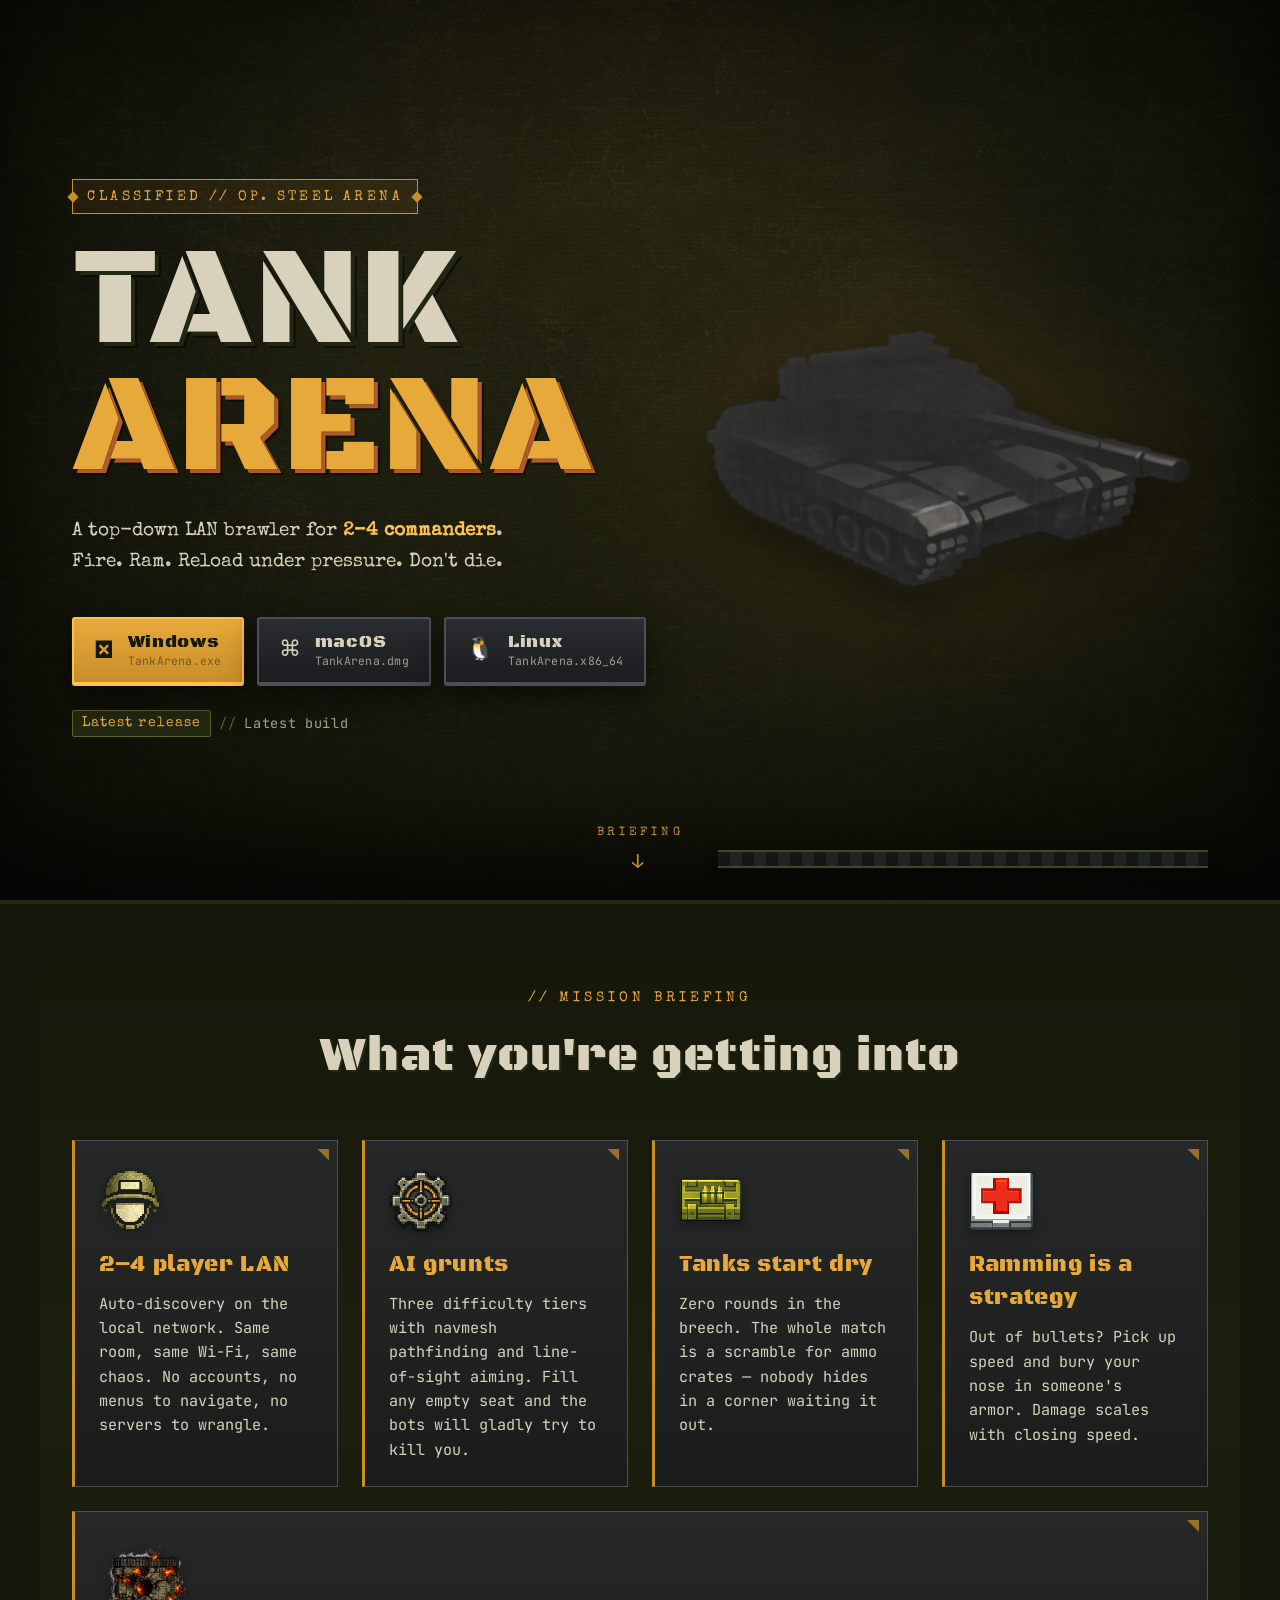
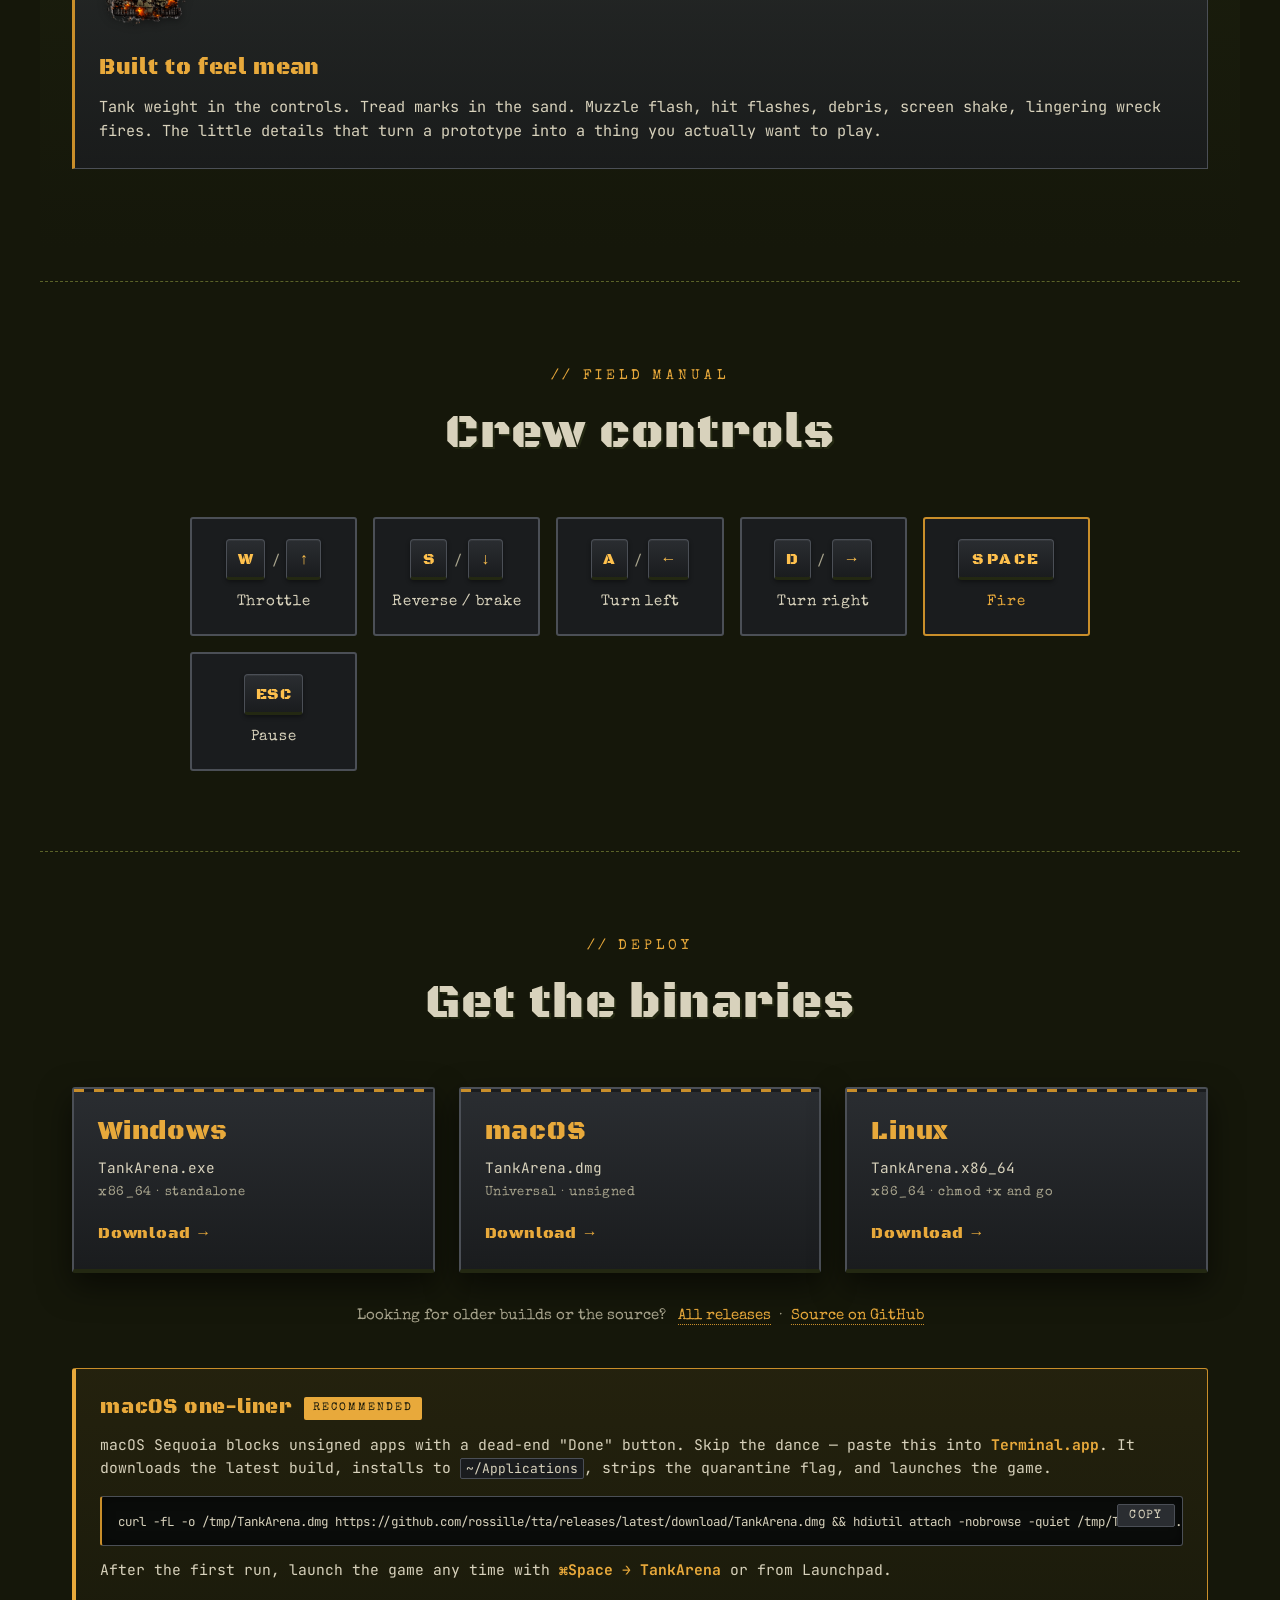
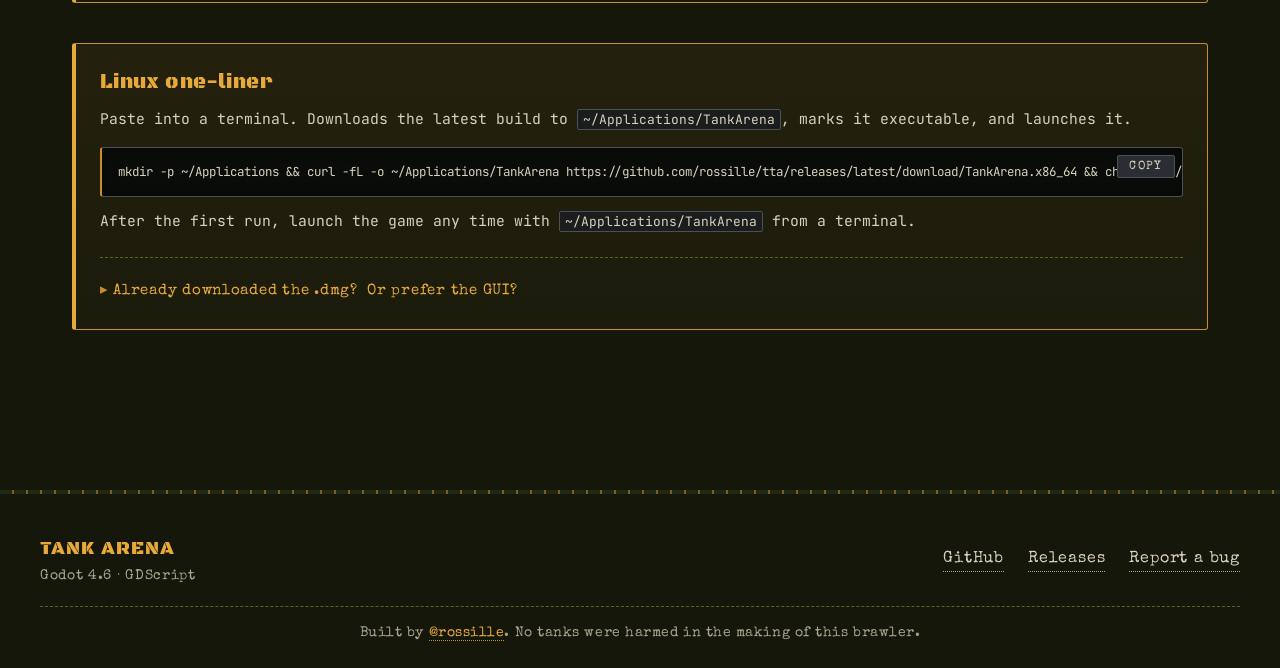
<file: docs/index.html>
<!DOCTYPE html>
<html lang="en">
<head>
  <meta charset="UTF-8" />
  <meta name="viewport" content="width=device-width, initial-scale=1.0" />
  <title>TANK ARENA — LAN tank brawler for 2–4 commanders</title>
  <meta name="description" content="A no-nonsense top-down tank brawler. Spin up a LAN game, throw in some AI grunts, ram, shoot, and don't get caught reloading." />
  <meta property="og:title" content="TANK ARENA" />
  <meta property="og:description" content="LAN tank brawler for 2–4 commanders. Fire. Ram. Survive." />
  <meta property="og:image" content="assets/title_tank_silhouette.png" />
  <link rel="preconnect" href="https://fonts.googleapis.com" />
  <link rel="preconnect" href="https://fonts.gstatic.com" crossorigin />
  <link href="https://fonts.googleapis.com/css2?family=Black+Ops+One&family=Special+Elite&family=JetBrains+Mono:wght@400;700&display=swap" rel="stylesheet" />
  <link rel="stylesheet" href="style.css" />
  <link rel="icon" type="image/png" href="assets/title_tank_silhouette.png" />
</head>
<body>

  <!-- ===== HERO ===== -->
  <header class="hero">
    <div class="scanlines" aria-hidden="true"></div>
    <div class="vignette" aria-hidden="true"></div>

    <div class="hero__inner">
      <div class="hero__text">
        <div class="stencil-tag">CLASSIFIED // OP. STEEL ARENA</div>
        <h1 class="title">
          <span class="title__line">TANK</span>
          <span class="title__line title__line--accent">ARENA</span>
        </h1>
        <p class="tagline">
          A top-down LAN brawler for <strong>2&ndash;4 commanders</strong>.<br />
          Fire. Ram. Reload under pressure. Don't die.
        </p>

        <div class="downloads" id="downloads">
          <a class="dl-btn dl-btn--primary" href="https://github.com/rossille/tta/releases/latest/download/TankArena.exe" data-platform="windows">
            <span class="dl-btn__icon" aria-hidden="true">&#xE7EF;</span>
            <span class="dl-btn__label">
              <span class="dl-btn__platform">Windows</span>
              <span class="dl-btn__file" data-size="windows">TankArena.exe</span>
            </span>
          </a>
          <a class="dl-btn" href="https://github.com/rossille/tta/releases/latest/download/TankArena.dmg" data-platform="macos">
            <span class="dl-btn__icon" aria-hidden="true">&#x2318;</span>
            <span class="dl-btn__label">
              <span class="dl-btn__platform">macOS</span>
              <span class="dl-btn__file" data-size="macos">TankArena.dmg</span>
            </span>
          </a>
          <a class="dl-btn" href="https://github.com/rossille/tta/releases/latest/download/TankArena.x86_64" data-platform="linux">
            <span class="dl-btn__icon" aria-hidden="true">&#x1F427;</span>
            <span class="dl-btn__label">
              <span class="dl-btn__platform">Linux</span>
              <span class="dl-btn__file" data-size="linux">TankArena.x86_64</span>
            </span>
          </a>
        </div>

        <div class="release-meta" id="release-meta">
          <span class="release-meta__chip" id="release-tag">Latest release</span>
          <span class="release-meta__sep">//</span>
          <span class="release-meta__date" id="release-date">Loading deployment data&hellip;</span>
        </div>
      </div>

      <div class="hero__art" aria-hidden="true">
        <img src="assets/title_tank_silhouette.png" alt="" class="hero__tank" />
        <div class="hero__tracks"></div>
      </div>
    </div>

    <a class="scroll-cue" href="#briefing" aria-label="Scroll to briefing">
      <span>BRIEFING</span>
      <span class="scroll-cue__arrow">&darr;</span>
    </a>
  </header>

  <!-- ===== BRIEFING / FEATURES ===== -->
  <section class="briefing" id="briefing">
    <div class="section__header">
      <span class="section__tag">// MISSION BRIEFING</span>
      <h2 class="section__title">What you're getting into</h2>
    </div>

    <div class="features">
      <article class="feature">
        <div class="feature__icon">
          <img src="assets/icon_player.png" alt="" />
        </div>
        <h3>2&ndash;4 player LAN</h3>
        <p>Auto-discovery on the local network. Same room, same Wi-Fi, same chaos. No accounts, no menus to navigate, no servers to wrangle.</p>
      </article>

      <article class="feature">
        <div class="feature__icon">
          <img src="assets/icon_ai.png" alt="" />
        </div>
        <h3>AI grunts</h3>
        <p>Three difficulty tiers with navmesh pathfinding and line-of-sight aiming. Fill any empty seat and the bots will gladly try to kill you.</p>
      </article>

      <article class="feature">
        <div class="feature__icon">
          <img src="assets/ammo_pickup.png" alt="" />
        </div>
        <h3>Tanks start dry</h3>
        <p>Zero rounds in the breech. The whole match is a scramble for ammo crates &mdash; nobody hides in a corner waiting it out.</p>
      </article>

      <article class="feature">
        <div class="feature__icon">
          <img src="assets/health_pickup.png" alt="" />
        </div>
        <h3>Ramming is a strategy</h3>
        <p>Out of bullets? Pick up speed and bury your nose in someone's armor. Damage scales with closing speed.</p>
      </article>

      <article class="feature feature--wide">
        <div class="feature__icon feature__icon--wreck">
          <img src="assets/tank_destroyed.png" alt="" />
        </div>
        <h3>Built to feel mean</h3>
        <p>Tank weight in the controls. Tread marks in the sand. Muzzle flash, hit flashes, debris, screen shake, lingering wreck fires. The little details that turn a prototype into a thing you actually want to play.</p>
      </article>
    </div>
  </section>

  <!-- ===== CONTROLS ===== -->
  <section class="controls">
    <div class="section__header">
      <span class="section__tag">// FIELD MANUAL</span>
      <h2 class="section__title">Crew controls</h2>
    </div>

    <div class="controls__grid">
      <div class="control-card">
        <div class="control-card__keys">
          <kbd>W</kbd>
          <span class="control-card__or">/</span>
          <kbd>&uarr;</kbd>
        </div>
        <div class="control-card__label">Throttle</div>
      </div>
      <div class="control-card">
        <div class="control-card__keys">
          <kbd>S</kbd>
          <span class="control-card__or">/</span>
          <kbd>&darr;</kbd>
        </div>
        <div class="control-card__label">Reverse / brake</div>
      </div>
      <div class="control-card">
        <div class="control-card__keys">
          <kbd>A</kbd>
          <span class="control-card__or">/</span>
          <kbd>&larr;</kbd>
        </div>
        <div class="control-card__label">Turn left</div>
      </div>
      <div class="control-card">
        <div class="control-card__keys">
          <kbd>D</kbd>
          <span class="control-card__or">/</span>
          <kbd>&rarr;</kbd>
        </div>
        <div class="control-card__label">Turn right</div>
      </div>
      <div class="control-card control-card--fire">
        <div class="control-card__keys">
          <kbd class="kbd--wide">SPACE</kbd>
        </div>
        <div class="control-card__label">Fire</div>
      </div>
      <div class="control-card">
        <div class="control-card__keys">
          <kbd>ESC</kbd>
        </div>
        <div class="control-card__label">Pause</div>
      </div>
    </div>
  </section>

  <!-- ===== DEPLOY ===== -->
  <section class="deploy">
    <div class="section__header">
      <span class="section__tag">// DEPLOY</span>
      <h2 class="section__title">Get the binaries</h2>
    </div>

    <div class="deploy__grid">
      <a class="deploy-card" href="https://github.com/rossille/tta/releases/latest/download/TankArena.exe" data-platform="windows">
        <div class="deploy-card__platform">Windows</div>
        <div class="deploy-card__filename">TankArena.exe</div>
        <div class="deploy-card__arch">x86_64 &middot; standalone</div>
        <div class="deploy-card__cta">Download &rarr;</div>
      </a>
      <a class="deploy-card" href="https://github.com/rossille/tta/releases/latest/download/TankArena.dmg" data-platform="macos">
        <div class="deploy-card__platform">macOS</div>
        <div class="deploy-card__filename">TankArena.dmg</div>
        <div class="deploy-card__arch">Universal &middot; unsigned</div>
        <div class="deploy-card__cta">Download &rarr;</div>
      </a>
      <a class="deploy-card" href="https://github.com/rossille/tta/releases/latest/download/TankArena.x86_64" data-platform="linux">
        <div class="deploy-card__platform">Linux</div>
        <div class="deploy-card__filename">TankArena.x86_64</div>
        <div class="deploy-card__arch">x86_64 &middot; chmod +x and go</div>
        <div class="deploy-card__cta">Download &rarr;</div>
      </a>
    </div>

    <p class="deploy__note" id="deploy-note">
      Looking for older builds or the source? &nbsp;
      <a href="https://github.com/rossille/tta/releases">All releases</a>
      &nbsp;&middot;&nbsp;
      <a href="https://github.com/rossille/tta">Source on GitHub</a>
    </p>

    <div class="install-block">
      <div class="install-block__header">
        <span class="install-block__title">macOS one-liner</span>
        <span class="install-block__tag">recommended</span>
      </div>
      <p class="install-block__desc">
        macOS Sequoia blocks unsigned apps with a dead-end "Done" button. Skip the dance &mdash;
        paste this into <strong>Terminal.app</strong>. It downloads the latest build, installs to
        <code>~/Applications</code>, strips the quarantine flag, and launches the game.
      </p>

      <div class="install-cmd">
        <button class="install-cmd__copy" type="button" data-target="install-cmd-curl" aria-label="Copy command">Copy</button>
        <pre><code id="install-cmd-curl">curl -fL -o /tmp/TankArena.dmg https://github.com/rossille/tta/releases/latest/download/TankArena.dmg && hdiutil attach -nobrowse -quiet /tmp/TankArena.dmg && mkdir -p ~/Applications && rm -rf ~/Applications/TankArena.app && cp -R /Volumes/TankArena/TankArena.app ~/Applications/ && hdiutil detach -quiet /Volumes/TankArena && rm /tmp/TankArena.dmg && xattr -dr com.apple.quarantine ~/Applications/TankArena.app && open ~/Applications/TankArena.app</code></pre>
      </div>

      <p class="install-block__after">
        After the first run, launch the game any time with <strong>&#8984;Space &rarr; TankArena</strong>
        or from Launchpad.
      </p>
    </div>

    <div class="install-block">
      <div class="install-block__header">
        <span class="install-block__title">Linux one-liner</span>
      </div>
      <p class="install-block__desc">
        Paste into a terminal. Downloads the latest build to
        <code>~/Applications/TankArena</code>, marks it executable, and launches it.
      </p>

      <div class="install-cmd">
        <button class="install-cmd__copy" type="button" data-target="install-cmd-linux" aria-label="Copy command">Copy</button>
        <pre><code id="install-cmd-linux">mkdir -p ~/Applications && curl -fL -o ~/Applications/TankArena https://github.com/rossille/tta/releases/latest/download/TankArena.x86_64 && chmod +x ~/Applications/TankArena && ~/Applications/TankArena</code></pre>
      </div>

      <p class="install-block__after">
        After the first run, launch the game any time with
        <code>~/Applications/TankArena</code> from a terminal.
      </p>

      <details class="install-block__fallback">
        <summary>Already downloaded the .dmg? &nbsp;Or prefer the GUI?</summary>

        <p class="install-block__sub">If the .dmg is in your Downloads, skip the re-download:</p>
        <div class="install-cmd">
          <button class="install-cmd__copy" type="button" data-target="install-cmd-local" aria-label="Copy command">Copy</button>
          <pre><code id="install-cmd-local">hdiutil attach -nobrowse -quiet ~/Downloads/TankArena.dmg && mkdir -p ~/Applications && rm -rf ~/Applications/TankArena.app && cp -R /Volumes/TankArena/TankArena.app ~/Applications/ && hdiutil detach -quiet /Volumes/TankArena && xattr -dr com.apple.quarantine ~/Applications/TankArena.app && open ~/Applications/TankArena.app</code></pre>
        </div>

        <p class="install-block__sub">GUI fallback (no Terminal):</p>
        <ol class="install-block__steps">
          <li>Download the .dmg above and drag <strong>TankArena.app</strong> into <code>/Applications</code>.</li>
          <li>Double-click it &mdash; you'll see <em>"Apple could not verify TankArena&hellip;"</em>. Click <strong>Done</strong>.</li>
          <li>Open <strong>System Settings &rarr; Privacy &amp; Security</strong>. Scroll to <strong>Security</strong> and click <strong>Open Anyway</strong>.</li>
          <li>Authenticate with Touch ID, then double-click the app again. It will launch.</li>
        </ol>
      </details>
    </div>
  </section>

  <!-- ===== FOOTER ===== -->
  <footer class="footer">
    <div class="footer__inner">
      <div class="footer__brand">
        <span class="footer__logo">TANK&nbsp;ARENA</span>
        <span class="footer__build">Godot 4.6 &middot; GDScript</span>
      </div>
      <div class="footer__links">
        <a href="https://github.com/rossille/tta">GitHub</a>
        <a href="https://github.com/rossille/tta/releases">Releases</a>
        <a href="https://github.com/rossille/tta/issues">Report a bug</a>
      </div>
    </div>
    <div class="footer__bottom">
      Built by <a href="https://github.com/rossille">@rossille</a>. No tanks were harmed in the making of this brawler.
    </div>
  </footer>

  <script src="script.js"></script>
</body>
</html>
</file>
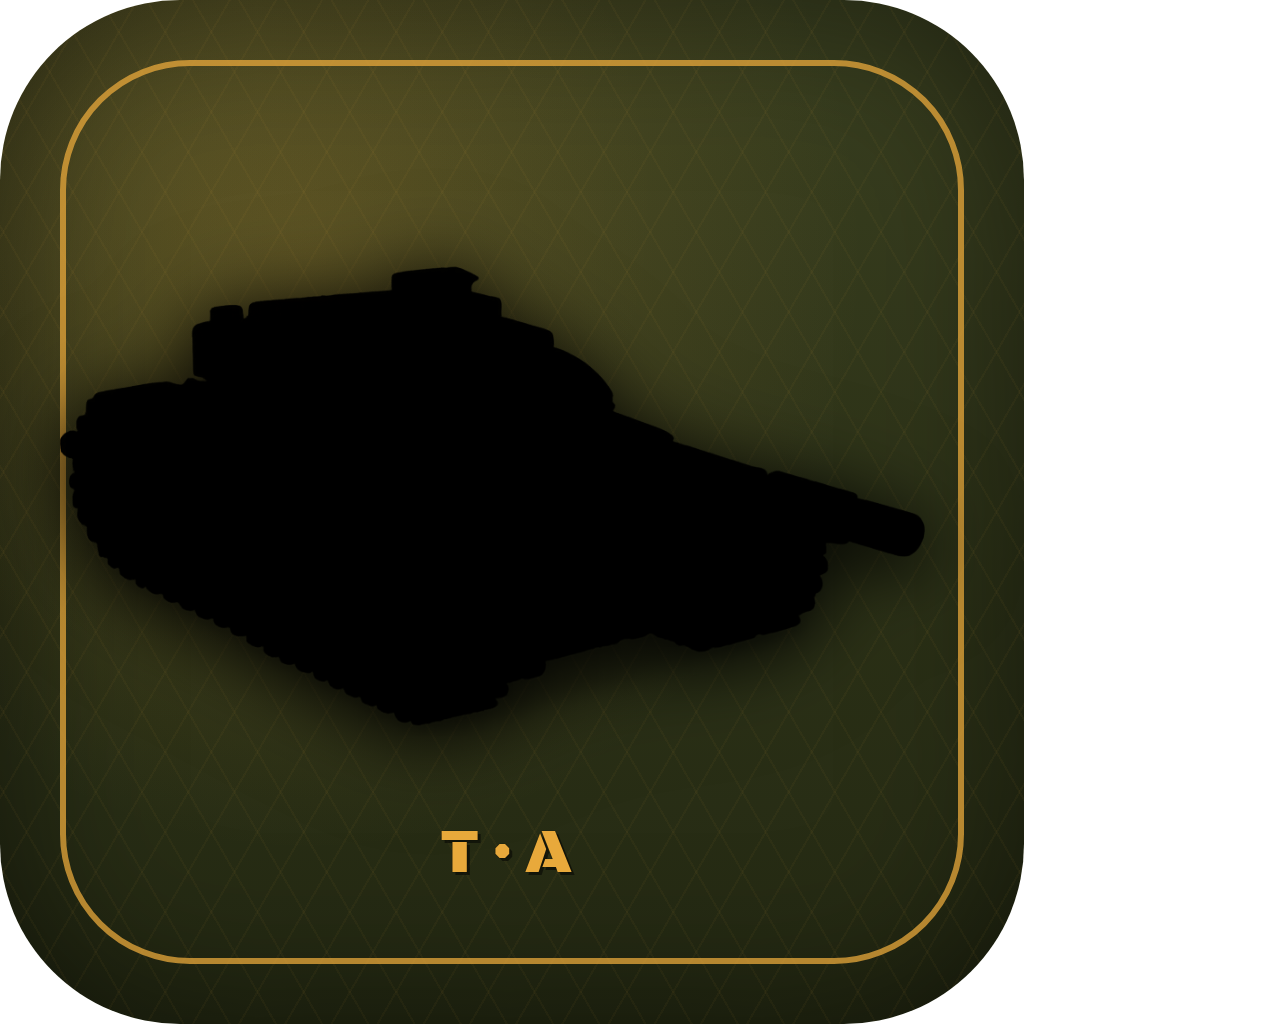
<file: tools/icon/icon.html>
<!DOCTYPE html>
<html>
<head>
<meta charset="UTF-8" />
<style>
  * { margin: 0; padding: 0; box-sizing: border-box; }
  html, body {
    width: 1024px;
    height: 1024px;
    background: transparent;
    overflow: hidden;
  }

  /* ============ ICON ROOT ============ */
  .icon {
    width: 1024px;
    height: 1024px;
    position: relative;
    border-radius: 180px;
    overflow: hidden;
    /* Olive gradient base */
    background:
      radial-gradient(ellipse at 30% 25%, rgba(232, 169, 59, 0.18) 0%, transparent 55%),
      linear-gradient(180deg, #3a4020 0%, #232812 100%);
    box-shadow: inset 0 0 160px rgba(0, 0, 0, 0.55);
  }

  /* Hexagon mesh texture overlay (very subtle, echoes bg_lobby) */
  .icon::before {
    content: "";
    position: absolute;
    inset: 0;
    background-image:
      radial-gradient(circle at 20% 20%, rgba(232, 169, 59, 0.06) 0%, transparent 40%),
      repeating-linear-gradient(
        60deg,
        transparent 0px, transparent 38px,
        rgba(232, 169, 59, 0.04) 38px, rgba(232, 169, 59, 0.04) 40px
      ),
      repeating-linear-gradient(
        120deg,
        transparent 0px, transparent 38px,
        rgba(232, 169, 59, 0.04) 38px, rgba(232, 169, 59, 0.04) 40px
      );
  }

  /* Outer amber stencil ring (inset) */
  .icon::after {
    content: "";
    position: absolute;
    top: 60px; left: 60px; right: 60px; bottom: 60px;
    border: 6px solid #e8a93b;
    border-radius: 130px;
    opacity: 0.75;
    pointer-events: none;
  }

  /* The tank silhouette, scaled and positioned. Centered, slightly raised
     so the bottom of the icon has visual weight from the T·A tag. */
  .tank {
    position: absolute;
    top: 50%;
    left: 50%;
    width: 880px;
    transform: translate(-50%, -50%) translateX(-20px) translateY(-15px);
    z-index: 3;
    filter:
      brightness(0.15)
      contrast(1.15)
      drop-shadow(0 16px 28px rgba(0, 0, 0, 0.6))
      drop-shadow(0 0 40px rgba(0, 0, 0, 0.5));
  }

  /* Bottom stencil tag — pulled inside the frame */
  .tag {
    position: absolute;
    left: 50%;
    bottom: 130px;
    transform: translateX(-50%);
    z-index: 4;
    font-family: "Black Ops One", Impact, sans-serif;
    font-size: 64px;
    letter-spacing: 0.18em;
    color: #e8a93b;
    text-shadow:
      0 0 1px rgba(0, 0, 0, 0.9),
      3px 3px 0 rgba(0, 0, 0, 0.5);
  }
</style>
<link href="https://fonts.googleapis.com/css2?family=Black+Ops+One&display=swap" rel="stylesheet" />
</head>
<body>
  <div class="icon">
    <img class="tank" src="../../assets/title_tank_silhouette.png" alt="" />
    <div class="tag">T·A</div>
  </div>
</body>
</html>
</file>
<file: docs/style.css>
/* =========================================================================
   TANK ARENA — landing page
   Cold War Steel aesthetic: olive drab, dark steel, amber accents, grit.
   ========================================================================= */

:root {
  --olive-darkest: #15170a;
  --olive-dark:    #232812;
  --olive-mid:     #3a4020;
  --olive:         #5a6228;
  --olive-light:   #8a9342;
  --steel-dark:    #1a1c1e;
  --steel:         #2a2d31;
  --steel-light:   #4b4f56;
  --amber:         #e8a93b;
  --amber-bright:  #ffc14d;
  --amber-dim:     #c98e2a;
  --rust:          #b25a2b;
  --bone:          #d8d2bc;
  --bone-dim:      #a8a48d;
  --warning:       #d34f3a;

  --shadow-deep:   0 12px 32px rgba(0, 0, 0, 0.55);
  --shadow-press:  0 4px 12px rgba(0, 0, 0, 0.5);

  --font-display:  "Black Ops One", "Impact", "Arial Black", sans-serif;
  --font-stencil:  "Special Elite", "Courier New", monospace;
  --font-body:     "JetBrains Mono", "Courier New", monospace;
}

* { box-sizing: border-box; }

html, body {
  margin: 0;
  padding: 0;
  background: var(--olive-darkest);
  color: var(--bone);
  font-family: var(--font-body);
  font-size: 16px;
  line-height: 1.5;
  scroll-behavior: smooth;
  -webkit-font-smoothing: antialiased;
}

a {
  color: var(--amber);
  text-decoration: none;
  border-bottom: 1px dotted var(--amber-dim);
  transition: color 0.15s ease, border-color 0.15s ease;
}
a:hover { color: var(--amber-bright); border-bottom-color: var(--amber-bright); }

code, kbd {
  font-family: var(--font-body);
  background: var(--steel-dark);
  color: var(--bone);
  padding: 0.1em 0.45em;
  border: 1px solid var(--steel-light);
  border-radius: 2px;
  font-size: 0.92em;
}

::selection { background: var(--amber); color: var(--olive-darkest); }

/* ======================== HERO ======================== */

.hero {
  position: relative;
  min-height: 100vh;
  background:
    radial-gradient(ellipse at top, rgba(232, 169, 59, 0.05) 0%, transparent 60%),
    linear-gradient(180deg, rgba(21, 23, 10, 0.78) 0%, rgba(21, 23, 10, 0.92) 100%),
    url("assets/bg_lobby.jpg");
  background-size: auto, auto, cover;
  background-position: center;
  background-repeat: repeat;
  overflow: hidden;
  border-bottom: 4px solid var(--olive-dark);
  box-shadow: inset 0 -50px 80px rgba(0, 0, 0, 0.6);
}

.scanlines {
  position: absolute;
  inset: 0;
  pointer-events: none;
  background-image: repeating-linear-gradient(
    0deg,
    rgba(0, 0, 0, 0) 0px,
    rgba(0, 0, 0, 0) 2px,
    rgba(0, 0, 0, 0.06) 3px,
    rgba(0, 0, 0, 0.06) 4px
  );
  z-index: 1;
}

.vignette {
  position: absolute;
  inset: 0;
  pointer-events: none;
  background: radial-gradient(ellipse at center, transparent 40%, rgba(0, 0, 0, 0.6) 100%);
  z-index: 1;
}

.hero__inner {
  position: relative;
  z-index: 2;
  max-width: 1200px;
  margin: 0 auto;
  padding: 5rem 2rem 4rem;
  display: grid;
  grid-template-columns: 1.1fr 0.9fr;
  gap: 3rem;
  align-items: center;
  min-height: 100vh;
}

.stencil-tag {
  display: inline-block;
  font-family: var(--font-stencil);
  font-size: 0.85rem;
  letter-spacing: 0.25em;
  color: var(--amber);
  background: rgba(232, 169, 59, 0.08);
  border: 1px solid var(--amber-dim);
  padding: 0.4rem 0.9rem;
  margin-bottom: 1.5rem;
  text-transform: uppercase;
  position: relative;
}
.stencil-tag::before,
.stencil-tag::after {
  content: "";
  position: absolute;
  top: 50%;
  width: 8px;
  height: 8px;
  background: var(--amber-dim);
  transform: translateY(-50%) rotate(45deg);
}
.stencil-tag::before { left: -4px; }
.stencil-tag::after  { right: -4px; }

.title {
  font-family: var(--font-display);
  font-weight: 400;
  font-size: clamp(4rem, 11vw, 9rem);
  line-height: 0.9;
  margin: 0 0 1.5rem;
  letter-spacing: 0.02em;
  color: var(--bone);
  text-shadow:
    0 0 1px rgba(0, 0, 0, 0.9),
    4px 4px 0 var(--olive-dark),
    6px 6px 0 rgba(0, 0, 0, 0.5);
}
.title__line { display: block; }
.title__line--accent {
  color: var(--amber);
  text-shadow:
    0 0 1px rgba(0, 0, 0, 0.9),
    4px 4px 0 var(--rust),
    6px 6px 0 rgba(0, 0, 0, 0.5);
}

.tagline {
  font-family: var(--font-stencil);
  font-size: 1.2rem;
  color: var(--bone);
  margin: 0 0 2.5rem;
  max-width: 32rem;
  line-height: 1.6;
}
.tagline strong { color: var(--amber-bright); }

/* ---- download buttons ---- */

.downloads {
  display: flex;
  flex-wrap: wrap;
  gap: 0.85rem;
  margin-bottom: 1.5rem;
}

.dl-btn {
  display: inline-flex;
  align-items: center;
  gap: 0.85rem;
  background: linear-gradient(180deg, var(--steel) 0%, var(--steel-dark) 100%);
  color: var(--bone);
  border: 2px solid var(--steel-light);
  border-bottom-width: 4px;
  border-radius: 3px;
  padding: 0.85rem 1.25rem;
  font-family: var(--font-display);
  font-weight: normal;
  text-decoration: none;
  transition: transform 0.08s ease, box-shadow 0.15s ease, border-color 0.15s ease, background 0.15s ease;
  box-shadow: var(--shadow-deep);
  cursor: pointer;
  position: relative;
}
.dl-btn:hover {
  transform: translateY(-2px);
  border-color: var(--amber-dim);
  background: linear-gradient(180deg, var(--steel-light) 0%, var(--steel) 100%);
}
.dl-btn:active {
  transform: translateY(2px);
  border-bottom-width: 2px;
  box-shadow: var(--shadow-press);
}

.dl-btn--primary {
  background: linear-gradient(180deg, var(--amber) 0%, var(--amber-dim) 100%);
  border-color: var(--amber-bright);
  color: var(--olive-darkest);
  text-shadow: none;
}
.dl-btn--primary:hover {
  background: linear-gradient(180deg, var(--amber-bright) 0%, var(--amber) 100%);
  border-color: var(--bone);
}

.dl-btn__icon {
  font-size: 1.4rem;
  line-height: 1;
}
.dl-btn__label {
  display: flex;
  flex-direction: column;
  align-items: flex-start;
  text-align: left;
  line-height: 1.1;
}
.dl-btn__platform {
  font-size: 1.1rem;
  letter-spacing: 0.04em;
}
.dl-btn__file {
  font-family: var(--font-body);
  font-size: 0.72rem;
  opacity: 0.7;
  margin-top: 0.2rem;
  font-weight: normal;
  letter-spacing: 0.02em;
}
.dl-btn--primary .dl-btn__file { color: rgba(21, 23, 10, 0.7); }

.dl-btn--unavailable,
.deploy-card.dl-btn--unavailable {
  opacity: 0.45;
  pointer-events: none;
  filter: grayscale(0.5);
}

.release-meta {
  font-family: var(--font-body);
  font-size: 0.85rem;
  color: var(--bone-dim);
  letter-spacing: 0.05em;
  display: flex;
  flex-wrap: wrap;
  gap: 0.5rem;
  align-items: center;
}
.release-meta__chip {
  background: var(--olive-dark);
  border: 1px solid var(--olive);
  color: var(--amber);
  padding: 0.15rem 0.55rem;
  border-radius: 2px;
  font-family: var(--font-stencil);
  letter-spacing: 0.08em;
}
.release-meta__sep { color: var(--olive); }

/* ---- hero art ---- */

.hero__art {
  position: relative;
  height: 100%;
  display: flex;
  align-items: center;
  justify-content: center;
}

.hero__tank {
  max-width: 100%;
  width: 110%;
  filter:
    brightness(1.35)
    contrast(1.05)
    drop-shadow(0 20px 30px rgba(0, 0, 0, 0.6))
    drop-shadow(0 0 80px rgba(232, 169, 59, 0.18));
  transform: translateX(-3%) rotate(-2deg);
  animation: tank-rumble 6s ease-in-out infinite;
}

@keyframes tank-rumble {
  0%, 100% { transform: translateX(-3%) translateY(0) rotate(-2deg); }
  25%      { transform: translateX(-3%) translateY(-3px) rotate(-2.2deg); }
  50%      { transform: translateX(-3%) translateY(0) rotate(-2deg); }
  75%      { transform: translateX(-3%) translateY(-2px) rotate(-1.8deg); }
}

.hero__tracks {
  position: absolute;
  left: 0; right: 0; bottom: -2rem;
  height: 18px;
  background: repeating-linear-gradient(
    90deg,
    var(--steel-dark) 0px,
    var(--steel-dark) 12px,
    var(--steel) 12px,
    var(--steel) 24px
  );
  border-top: 2px solid var(--olive);
  border-bottom: 2px solid var(--olive);
  opacity: 0.7;
  box-shadow: 0 4px 12px rgba(0, 0, 0, 0.5);
}

/* ---- scroll cue ---- */

.scroll-cue {
  position: absolute;
  left: 50%;
  bottom: 1.5rem;
  transform: translateX(-50%);
  display: flex;
  flex-direction: column;
  align-items: center;
  font-family: var(--font-stencil);
  font-size: 0.78rem;
  letter-spacing: 0.3em;
  color: var(--amber-dim);
  text-decoration: none;
  border: none;
  z-index: 3;
  animation: cue-bob 2.2s ease-in-out infinite;
}
.scroll-cue:hover { color: var(--amber-bright); border: none; }
.scroll-cue__arrow {
  font-size: 1.2rem;
  margin-top: 0.3rem;
  font-family: var(--font-body);
}

@keyframes cue-bob {
  0%, 100% { transform: translateX(-50%) translateY(0); opacity: 0.7; }
  50%      { transform: translateX(-50%) translateY(6px); opacity: 1; }
}

/* ======================== SECTIONS ======================== */

section {
  position: relative;
  padding: 5rem 2rem;
  max-width: 1200px;
  margin: 0 auto;
}

.section__header {
  text-align: center;
  margin-bottom: 3rem;
}

.section__tag {
  display: inline-block;
  font-family: var(--font-stencil);
  font-size: 0.85rem;
  letter-spacing: 0.3em;
  color: var(--amber);
  margin-bottom: 0.7rem;
}

.section__title {
  font-family: var(--font-display);
  font-weight: 400;
  font-size: clamp(2rem, 5vw, 3rem);
  margin: 0;
  color: var(--bone);
  letter-spacing: 0.02em;
  text-shadow: 2px 2px 0 var(--olive-dark);
}

/* ======================== BRIEFING / FEATURES ======================== */

.briefing {
  background:
    linear-gradient(180deg, rgba(35, 40, 18, 0) 0%, rgba(35, 40, 18, 0.5) 50%, rgba(35, 40, 18, 0) 100%);
}

.features {
  display: grid;
  grid-template-columns: repeat(auto-fit, minmax(260px, 1fr));
  gap: 1.5rem;
}

.feature {
  position: relative;
  background: linear-gradient(180deg, rgba(42, 45, 49, 0.75) 0%, rgba(26, 28, 30, 0.85) 100%);
  border: 1px solid var(--steel-light);
  border-left: 3px solid var(--amber-dim);
  padding: 1.75rem 1.5rem 1.5rem;
  transition: transform 0.2s ease, border-color 0.2s ease, box-shadow 0.2s ease;
}
.feature::before {
  content: "";
  position: absolute;
  top: 8px; right: 8px;
  width: 12px; height: 12px;
  background: var(--amber-dim);
  clip-path: polygon(0 0, 100% 0, 100% 100%);
  opacity: 0.7;
}
.feature:hover {
  transform: translateY(-3px);
  border-left-color: var(--amber);
  box-shadow: var(--shadow-deep);
}

.feature--wide {
  grid-column: 1 / -1;
}
.feature--wide .feature__icon {
  width: 96px; height: 96px;
}

.feature__icon {
  width: 64px;
  height: 64px;
  margin-bottom: 1rem;
  display: flex;
  align-items: center;
  justify-content: center;
}
.feature__icon img {
  width: 100%;
  height: 100%;
  object-fit: contain;
  image-rendering: pixelated;
  filter: drop-shadow(0 2px 4px rgba(0, 0, 0, 0.4));
}
.feature__icon--wreck img {
  image-rendering: auto;
}

.feature h3 {
  font-family: var(--font-display);
  font-weight: 400;
  font-size: 1.4rem;
  margin: 0 0 0.6rem;
  color: var(--amber);
  letter-spacing: 0.03em;
}

.feature p {
  margin: 0;
  color: var(--bone);
  font-size: 0.95rem;
  line-height: 1.6;
}

/* ======================== CONTROLS ======================== */

.controls {
  border-top: 1px dashed var(--olive);
  border-bottom: 1px dashed var(--olive);
  margin-top: 2rem;
}

.controls__grid {
  display: grid;
  grid-template-columns: repeat(auto-fit, minmax(160px, 1fr));
  gap: 1rem;
  max-width: 900px;
  margin: 0 auto;
}

.control-card {
  background: var(--steel-dark);
  border: 2px solid var(--steel-light);
  border-radius: 3px;
  padding: 1.25rem 1rem;
  text-align: center;
  position: relative;
}
.control-card::after {
  content: "";
  position: absolute;
  top: -2px; left: -2px; right: -2px; bottom: -2px;
  border-top: 2px solid var(--amber-dim);
  pointer-events: none;
  opacity: 0;
  transition: opacity 0.2s ease;
}
.control-card:hover::after { opacity: 1; }

.control-card__keys {
  display: flex;
  justify-content: center;
  align-items: center;
  gap: 0.4rem;
  margin-bottom: 0.7rem;
}
.control-card__or {
  color: var(--bone-dim);
  font-size: 0.85rem;
}

kbd {
  display: inline-flex;
  align-items: center;
  justify-content: center;
  min-width: 2.2rem;
  min-height: 2.2rem;
  padding: 0.4rem 0.7rem;
  font-family: var(--font-display);
  font-size: 1rem;
  color: var(--amber-bright);
  background: linear-gradient(180deg, var(--steel) 0%, var(--steel-dark) 100%);
  border: 1px solid var(--steel-light);
  border-bottom: 3px solid var(--olive-dark);
  border-radius: 4px;
  box-shadow: inset 0 1px 0 rgba(255, 255, 255, 0.05), 0 2px 4px rgba(0, 0, 0, 0.4);
  letter-spacing: 0.02em;
}
.kbd--wide {
  min-width: 6rem;
  letter-spacing: 0.15em;
}

.control-card__label {
  font-family: var(--font-stencil);
  font-size: 0.95rem;
  color: var(--bone);
  letter-spacing: 0.05em;
}

.control-card--fire {
  border-color: var(--amber-dim);
}
.control-card--fire .control-card__label {
  color: var(--amber);
}

/* ======================== DEPLOY ======================== */

.deploy {
  padding-bottom: 6rem;
}

.deploy__grid {
  display: grid;
  grid-template-columns: repeat(auto-fit, minmax(260px, 1fr));
  gap: 1.5rem;
  margin-bottom: 2rem;
}

.deploy-card {
  display: block;
  background: linear-gradient(180deg, var(--steel) 0%, var(--steel-dark) 100%);
  border: 2px solid var(--steel-light);
  border-bottom: 4px solid var(--olive-dark);
  border-radius: 3px;
  padding: 1.5rem;
  color: var(--bone);
  text-decoration: none;
  transition: transform 0.1s ease, border-color 0.2s ease, box-shadow 0.2s ease, background 0.2s ease;
  box-shadow: var(--shadow-deep);
  position: relative;
}
.deploy-card::before {
  content: "";
  position: absolute;
  top: 0; left: 0;
  width: 100%; height: 3px;
  background: repeating-linear-gradient(
    90deg,
    var(--amber-dim) 0px,
    var(--amber-dim) 10px,
    var(--steel-dark) 10px,
    var(--steel-dark) 20px
  );
}
.deploy-card:hover {
  transform: translateY(-3px);
  border-color: var(--amber);
  background: linear-gradient(180deg, var(--steel-light) 0%, var(--steel) 100%);
  box-shadow: 0 16px 36px rgba(0, 0, 0, 0.6), 0 0 20px rgba(232, 169, 59, 0.15);
}

.deploy-card__platform {
  font-family: var(--font-display);
  font-size: 1.6rem;
  color: var(--amber);
  letter-spacing: 0.03em;
  margin-bottom: 0.3rem;
}
.deploy-card__filename {
  font-family: var(--font-body);
  font-size: 0.9rem;
  color: var(--bone);
  margin-bottom: 0.3rem;
}
.deploy-card__arch {
  font-family: var(--font-stencil);
  font-size: 0.8rem;
  color: var(--bone-dim);
  letter-spacing: 0.05em;
  margin-bottom: 1.2rem;
}
.deploy-card__cta {
  font-family: var(--font-display);
  color: var(--amber);
  font-size: 1rem;
  letter-spacing: 0.05em;
}

.deploy__note {
  text-align: center;
  font-family: var(--font-stencil);
  color: var(--bone-dim);
  margin: 1.5rem 0 0;
  font-size: 0.95rem;
}

/* ---- macOS install block ---- */

.install-block {
  margin-top: 2.5rem;
  padding: 1.5rem 1.5rem 1.25rem;
  background: linear-gradient(180deg, rgba(232, 169, 59, 0.07) 0%, rgba(232, 169, 59, 0.03) 100%);
  border: 1px solid var(--amber-dim);
  border-left: 4px solid var(--amber);
  border-radius: 3px;
}

.install-block__header {
  display: flex;
  align-items: center;
  gap: 0.75rem;
  margin-bottom: 0.6rem;
  flex-wrap: wrap;
}
.install-block__title {
  font-family: var(--font-display);
  font-size: 1.25rem;
  color: var(--amber);
  letter-spacing: 0.04em;
}
.install-block__tag {
  font-family: var(--font-stencil);
  font-size: 0.7rem;
  letter-spacing: 0.18em;
  text-transform: uppercase;
  color: var(--olive-darkest);
  background: var(--amber);
  padding: 0.18rem 0.55rem;
  border-radius: 2px;
}

.install-block__desc,
.install-block__after,
.install-block__sub {
  margin: 0 0 1rem;
  color: var(--bone);
  font-family: var(--font-body);
  font-size: 0.92rem;
  line-height: 1.6;
}
.install-block__after { margin-top: 0.75rem; margin-bottom: 0; }
.install-block__sub   { margin-top: 1.25rem; color: var(--bone-dim); }

.install-block__desc strong,
.install-block__after strong {
  color: var(--amber);
}
.install-block__desc code,
.install-block__after code,
.install-block__steps code {
  background: var(--steel-dark);
  border: 1px solid var(--steel-light);
  color: var(--bone);
  padding: 0.08em 0.4em;
  border-radius: 2px;
  font-size: 0.88em;
}

/* ---- the command box ---- */

.install-cmd {
  position: relative;
  margin: 0;
}
.install-cmd pre {
  margin: 0;
  background: #0a0c0a;
  border: 1px solid var(--steel-light);
  border-left: 2px solid var(--amber-dim);
  border-radius: 3px;
  padding: 0.9rem 4.5rem 0.9rem 1rem;
  overflow-x: auto;
  -webkit-overflow-scrolling: touch;
  box-shadow: inset 0 0 12px rgba(0, 0, 0, 0.5);
}
.install-cmd code {
  font-family: var(--font-body);
  font-size: 0.78rem;
  color: var(--bone);
  background: transparent;
  border: none;
  padding: 0;
  white-space: pre;
  display: block;
  line-height: 1.55;
}
.install-cmd pre::-webkit-scrollbar { height: 8px; }
.install-cmd pre::-webkit-scrollbar-track { background: transparent; }
.install-cmd pre::-webkit-scrollbar-thumb {
  background: var(--steel-light);
  border-radius: 4px;
}

.install-cmd__copy {
  position: absolute;
  top: 0.5rem;
  right: 0.5rem;
  z-index: 1;
  background: var(--steel);
  border: 1px solid var(--steel-light);
  color: var(--bone);
  font-family: var(--font-stencil);
  font-size: 0.72rem;
  letter-spacing: 0.12em;
  padding: 0.32rem 0.7rem;
  border-radius: 2px;
  cursor: pointer;
  transition: background 0.15s ease, border-color 0.15s ease, color 0.15s ease;
  text-transform: uppercase;
}
.install-cmd__copy:hover {
  background: var(--steel-light);
  border-color: var(--amber-dim);
  color: var(--amber);
}
.install-cmd__copy.copied {
  background: var(--amber);
  color: var(--olive-darkest);
  border-color: var(--amber-bright);
}

/* ---- fallback details ---- */

.install-block__fallback {
  margin-top: 1.5rem;
  border-top: 1px dashed var(--olive);
  padding-top: 1rem;
  color: var(--bone);
}
.install-block__fallback summary {
  cursor: pointer;
  font-family: var(--font-stencil);
  color: var(--amber);
  padding: 0.4rem 0;
  letter-spacing: 0.05em;
  user-select: none;
  font-size: 0.92rem;
  list-style: none;
}
.install-block__fallback summary::-webkit-details-marker { display: none; }
.install-block__fallback summary::before {
  content: "▸ ";
  display: inline-block;
  transition: transform 0.15s ease;
  margin-right: 0.3em;
  color: var(--amber-dim);
}
.install-block__fallback[open] summary::before {
  transform: rotate(90deg);
}
.install-block__fallback summary:hover {
  color: var(--amber-bright);
}

.install-block__steps {
  margin: 0.5rem 0 0;
  padding-left: 1.6rem;
  color: var(--bone);
  font-family: var(--font-body);
  font-size: 0.9rem;
  line-height: 1.75;
}
.install-block__steps li { margin-bottom: 0.2rem; }
.install-block__steps strong { color: var(--amber); }
.install-block__steps em { color: var(--bone-dim); font-style: normal; font-family: var(--font-stencil); }

/* ======================== FOOTER ======================== */

.footer {
  background: var(--olive-darkest);
  border-top: 4px solid var(--olive-dark);
  padding: 2.5rem 2rem 1.5rem;
  margin-top: 4rem;
  position: relative;
}
.footer::before {
  content: "";
  position: absolute;
  top: -4px; left: 0; right: 0;
  height: 4px;
  background: repeating-linear-gradient(
    90deg,
    var(--olive-dark) 0px,
    var(--olive-dark) 12px,
    var(--amber-dim) 12px,
    var(--amber-dim) 14px
  );
  opacity: 0.55;
}

.footer__inner {
  max-width: 1200px;
  margin: 0 auto;
  display: flex;
  flex-wrap: wrap;
  justify-content: space-between;
  align-items: center;
  gap: 1.5rem;
  padding-bottom: 1.25rem;
  border-bottom: 1px dashed var(--olive);
}

.footer__brand { display: flex; flex-direction: column; gap: 0.2rem; }
.footer__logo {
  font-family: var(--font-display);
  font-size: 1.2rem;
  color: var(--amber);
  letter-spacing: 0.05em;
}
.footer__build {
  font-family: var(--font-stencil);
  color: var(--bone-dim);
  font-size: 0.85rem;
  letter-spacing: 0.05em;
}

.footer__links {
  display: flex;
  gap: 1.5rem;
  flex-wrap: wrap;
}
.footer__links a {
  font-family: var(--font-stencil);
  color: var(--bone);
  border-bottom: 1px dotted var(--bone-dim);
  letter-spacing: 0.05em;
}
.footer__links a:hover { color: var(--amber-bright); border-bottom-color: var(--amber-bright); }

.footer__bottom {
  text-align: center;
  font-family: var(--font-stencil);
  color: var(--bone-dim);
  font-size: 0.85rem;
  letter-spacing: 0.04em;
  max-width: 1200px;
  margin: 1rem auto 0;
}

/* ======================== RESPONSIVE ======================== */

@media (max-width: 900px) {
  .hero__inner {
    grid-template-columns: 1fr;
    padding-top: 3.5rem;
    padding-bottom: 5rem;
    gap: 2rem;
    text-align: center;
  }
  .hero__text {
    order: 2;
  }
  .hero__art {
    order: 1;
  }
  .hero__tank {
    max-width: 75%;
    width: auto;
  }
  .downloads { justify-content: center; }
  .release-meta { justify-content: center; }
  .tagline { margin-left: auto; margin-right: auto; }
}

@media (max-width: 540px) {
  section { padding: 3.5rem 1.25rem; }
  .hero__inner { padding: 3rem 1.25rem 5rem; }
  .title { font-size: clamp(3.5rem, 14vw, 5.5rem); }
  .dl-btn { width: 100%; justify-content: center; }
  .footer__inner { flex-direction: column; text-align: center; }
}
</file>
